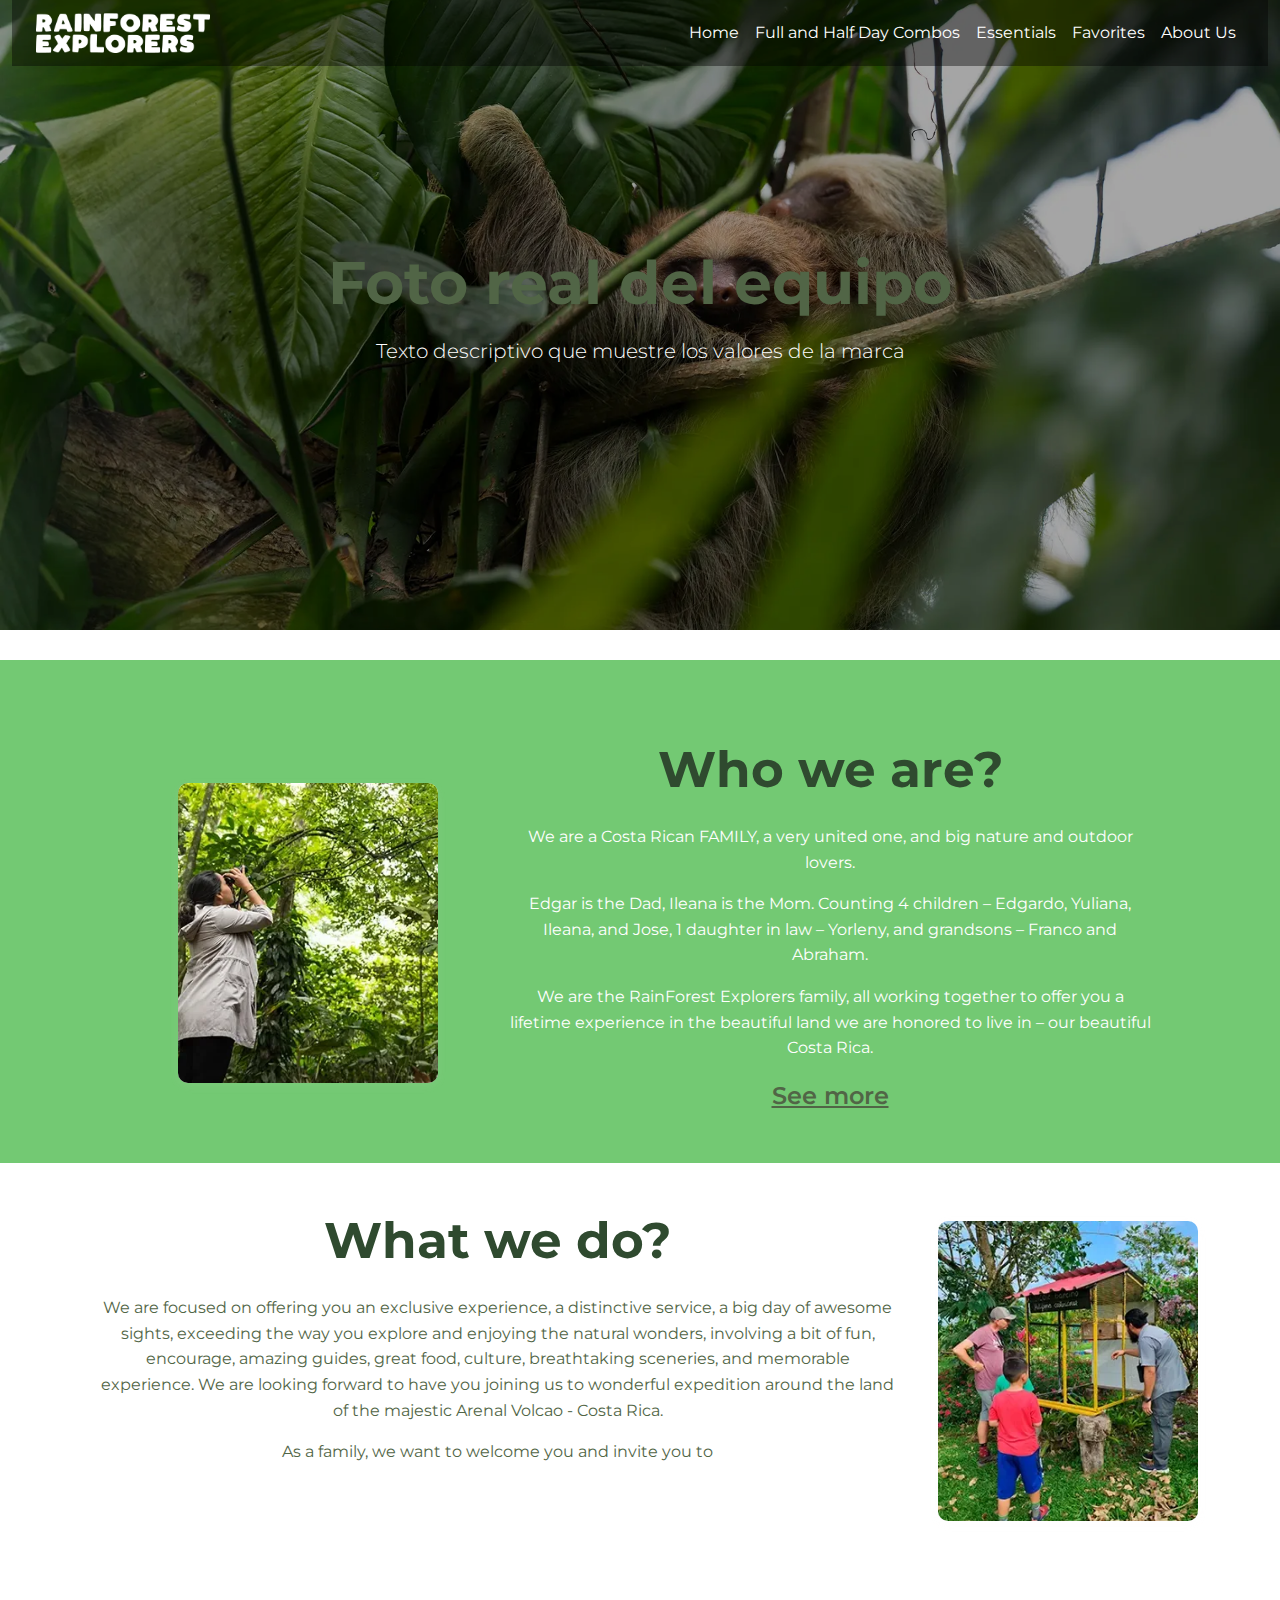
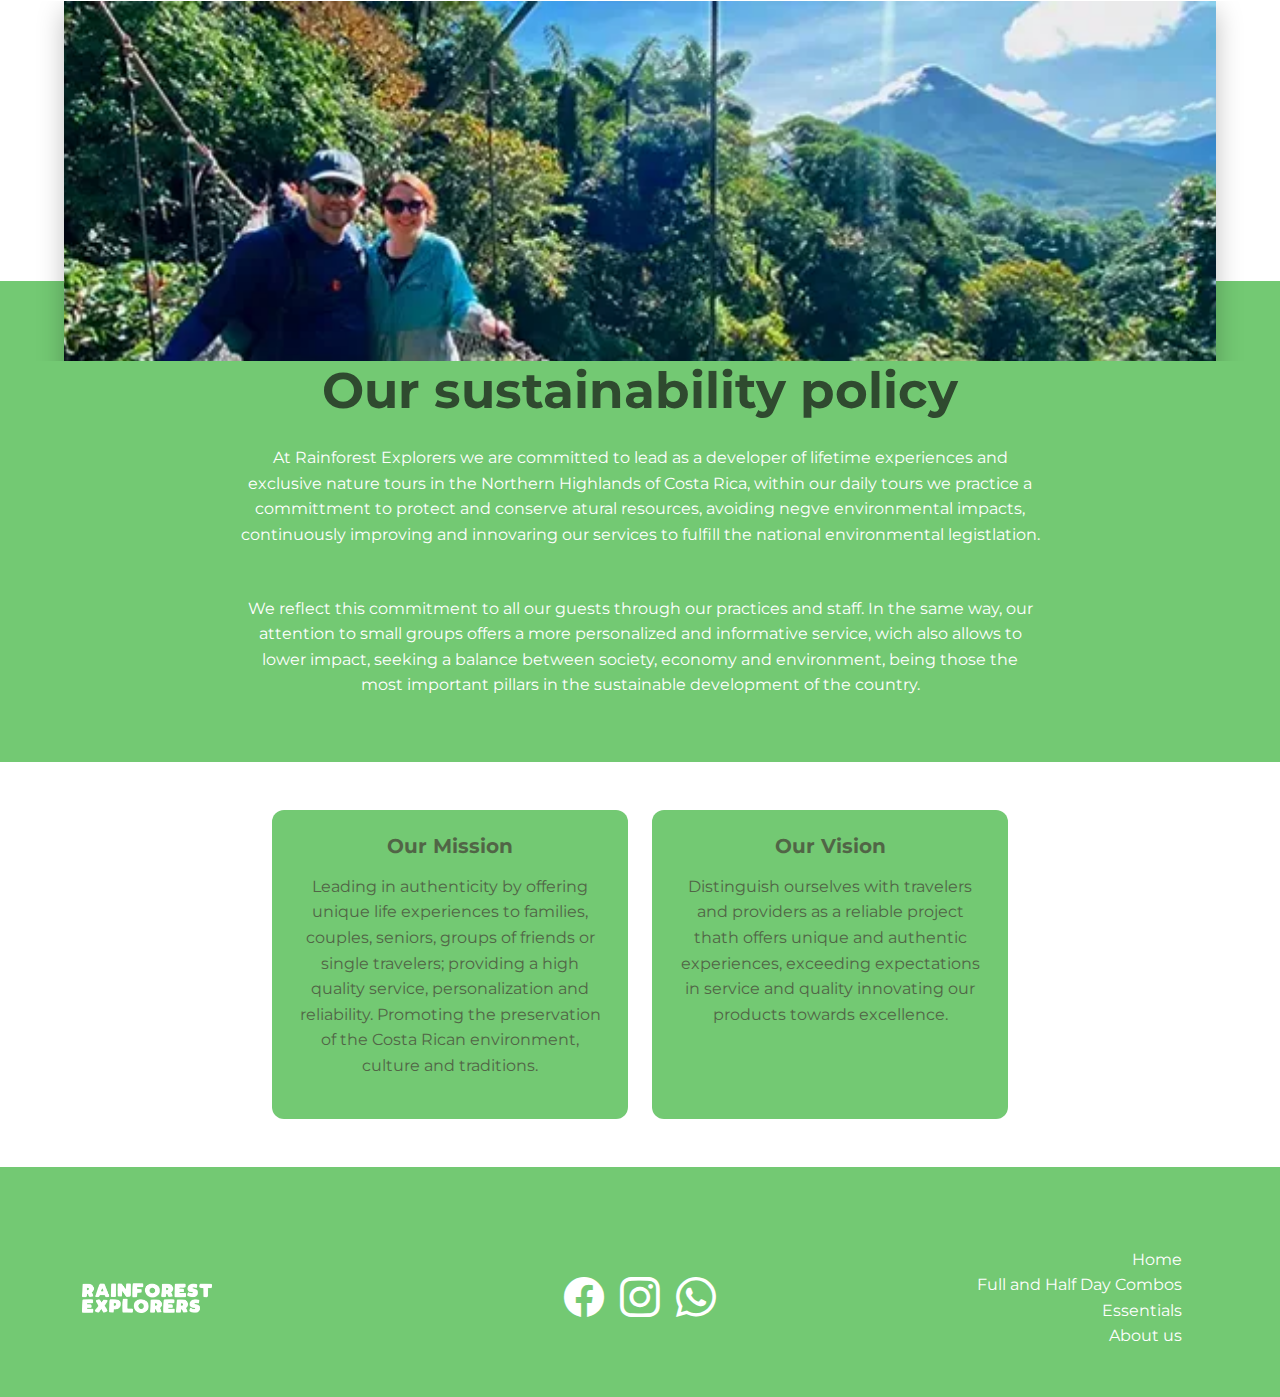
<file: about_us.html>
<!DOCTYPE html>
<html lang="en">
<head>
    <meta charset="UTF-8">
    <title>Rainforest Explorers | Authentic Costa Rican Experiences</title>
    <meta name="description" content="Discover authentic Costa Rican tours and experiences with local guides in La Fortuna and the Arenal Volcano area.">
    <meta name="viewport" content="width=device-width, initial-scale=1.0">

    <link href="https://cdn.jsdelivr.net/npm/bootstrap@5.3.6/dist/css/bootstrap.min.css" rel="stylesheet">
    <link href="https://cdn.jsdelivr.net/npm/bootstrap-icons@1.10.5/font/bootstrap-icons.css" rel="stylesheet">
    <link href="https://fonts.googleapis.com/css2?family=Montserrat:wght@300;400;500;600;700&display=swap" rel="stylesheet">

    <link href="assets/css/about_us.css" rel="stylesheet">
</head>

<body>

<header class="position-absolute top-0 start-0 w-100 z-3">
    <div class="container-fluid">
        <nav class="navbar navbar-expand-md navbar-dark menu-background">
            <div class="container-fluid px-4">

                <a class="navbar-brand" href="#">
                    <img src="assets/img/logo.png" alt="Rainforest Explorers Logo" height="40">
                </a>

                <button class="navbar-toggler" type="button" data-bs-toggle="collapse" data-bs-target="#navbarHero">
                    <span class="navbar-toggler-icon"></span>
                </button>

                <div class="collapse navbar-collapse justify-content-end" id="navbarHero">
                    <ul class="navbar-nav">
                        <li class="nav-item"><a class="nav-link text-white" href="#">Home</a></li>
                        <li class="nav-item"><a class="nav-link text-white" href="#">Full and Half Day Combos</a></li>
                        <li class="nav-item"><a class="nav-link text-white" href="#">Essentials</a></li>
                        <li class="nav-item"><a class="nav-link text-white" href="#">Favorites</a></li>
                        <li class="nav-item"><a class="nav-link text-white" href="#">About Us</a></li>
                    </ul>
                </div>

            </div>
        </nav>
    </div>
</header>



<!-- ============================================== -->

<section class="hero-section d-flex align-items-center justify-content-center text-white">
    <div class="hero-overlay"></div>

    <img src="assets/img/slide.webp" class="hero-bg" alt="Foto equipo">

    <div class="container text-center hero-content">
        <h1 class="fw-bold mb-3">Foto real del equipo</h1>
        <p class="lead">Texto descriptivo que muestre los valores de la marca</p>
    </div>
</section>


<!-- ============================================== -->
<section class="section-green py-5">
    <div class="container">

        <div class="row justify-content-center align-items-center g-4">

            
            <div class="col-md-4 d-flex justify-content-center">
                <div class="vertical-photo">
                    <img src="assets/img/welcome/bird.webp" alt="Foto familia">
                </div>
            </div>

            
            <div class="col-md-7 text-center">

                <h2 class="fw-bold section-title mb-4">Who we are?</h2>

                <p>We are a Costa Rican FAMILY, a very united one, and big nature and outdoor lovers.</p>

                <p>Edgar is the Dad, Ileana is the Mom. Counting 4 children – Edgardo, Yuliana, Ileana, and Jose,
                    1 daughter in law – Yorleny, and grandsons – Franco and Abraham.</p>

                <p>We are the RainForest Explorers family, all working together to offer you a lifetime experience
                    in the beautiful land we are honored to live in – our beautiful Costa Rica.</p>

                <a href="#" class="fw-semibold see-more">See more</a>

            </div>

        </div>

    </div>
</section>




<!-- ============================================== -->

<section id="what-we-do" class="section-what-we-do py-5">
    <div class="container">
        <div class="row align-items-start">
            <div class="col-md-9">
                <h2 class="text-center fw-bold section-title mb-4">What we do?</h2>
                <p class="mb-3">
                    We are focused on offering you an exclusive experience, a distinctive service, a big day of awesome sights, exceeding the way you explore and enjoying the natural wonders, involving a bit of fun, encourage, amazing guides, great food, culture, breathtaking sceneries, and memorable experience. We are looking forward to have you joining us to wonderful expedition around the land of the majestic Arenal Volcao - Costa Rica.
                </p>
                <p class="mb-4">
                    As a family, we want to welcome you and invite you to
                </p>
            </div>

            <div class="col-md-3 d-flex justify-content-center">
                <div class="vertical-photo">
                    <img src="assets/img/welcome/honey.webp" alt="Foto trabajando">
                </div>
            </div>
        </div>
    </div>
</section>

<!-- ============================================== -->

<section>
    <div class="landscape-banner">
        <img src="assets/img/welcome/han.webp" alt="Waterfall">
    </div>
</section>

<!-- ============================================== -->

<section class="section-green py-5">
    <div class="container">

        <h2 class="text-center fw-bold section-title mb-4">Our sustainability policy</h2>

        <p class="text-center mx-auto mb-5 section-text">
           At Rainforest Explorers we are committed to lead as a developer of lifetime experiences and exclusive nature tours in the Northern Highlands of Costa Rica, within our daily tours we practice a committment to protect and conserve atural resources, avoiding negve environmental impacts, continuously improving and innovaring our services to fulfill the national environmental legistlation.
        </p>

        <p class="mx-auto section-text">
            We reflect this commitment to all our guests through our practices and staff. In the same way, our attention to small groups offers a more personalized and informative service, wich also allows to lower impact, seeking a balance between society, economy and environment, being those the most important pillars in the sustainable development of the country.
        </p>

    </div>
</section>

<!-- ============================================== -->

<section class="py-5 bg-white">
    <div class="container">

        <div class="row g-4 justify-content-center">

            <div class="col-md-4">
                <div class="info-box h-100 text-center p-4">
                    <h5 class="fw-bold mb-3">Our Mission</h5>
                    <p> Leading in authenticity by offering unique life experiences to families, couples, seniors, groups of friends or single travelers; providing a high quality service, personalization and reliability. Promoting the preservation of the Costa Rican environment, culture and traditions. </p>
                </div>
            </div>

            <div class="col-md-4">
                <div class="info-box h-100 text-center p-4">
                    <h5 class="fw-bold mb-3">Our Vision</h5>
                    <p>Distinguish ourselves with travelers and providers as a reliable project thath offers unique and authentic experiences, exceeding expectations in service and quality innovating our products towards excellence.</p>
                </div>
            </div>

        </div>

    </div>
</section>

<!---->

<footer class="section-green py-5">
    <div class="container">
        <div class="row align-items-center text-center text-md-start">

            <div class="col-12 col-md-4 mb-4 mb-md-0 d-flex justify-content-center justify-content-md-start">
                <img src="assets/img/logo.png" alt="Rainforest Explorers Logo" height="30">
            </div>

            <div class="col-12 col-md-4 mb-4 mb-md-0 d-flex justify-content-center">
                <a href="#" class="text-white fs-1 mx-2"><i class="bi bi-facebook"></i></a>
                <a href="#" class="text-white fs-1 mx-2"><i class="bi bi-instagram"></i></a>
                <a href="#" class="text-white fs-1 mx-2"><i class="bi bi-whatsapp"></i></a>
            </div>

            <div class="col-12 col-md-4 d-flex justify-content-center justify-content-md-end">
                <ul class="nav flex-column text-end">
                    <li><a class="nav-link text-white py-0" href="#">Home</a></li>
                    <li><a class="nav-link text-white py-0" href="#">Full and Half Day Combos</a></li>
                    <li><a class="nav-link text-white py-0" href="#">Essentials</a></li>
                    <li><a class="nav-link text-white py-0" href="#">About us</a></li>
                </ul>
            </div>

        </div>
    </div>
</footer>

<script src="https://cdn.jsdelivr.net/npm/bootstrap@5.3.2/dist/js/bootstrap.bundle.min.js"></script>

</body>
</html>
</file>
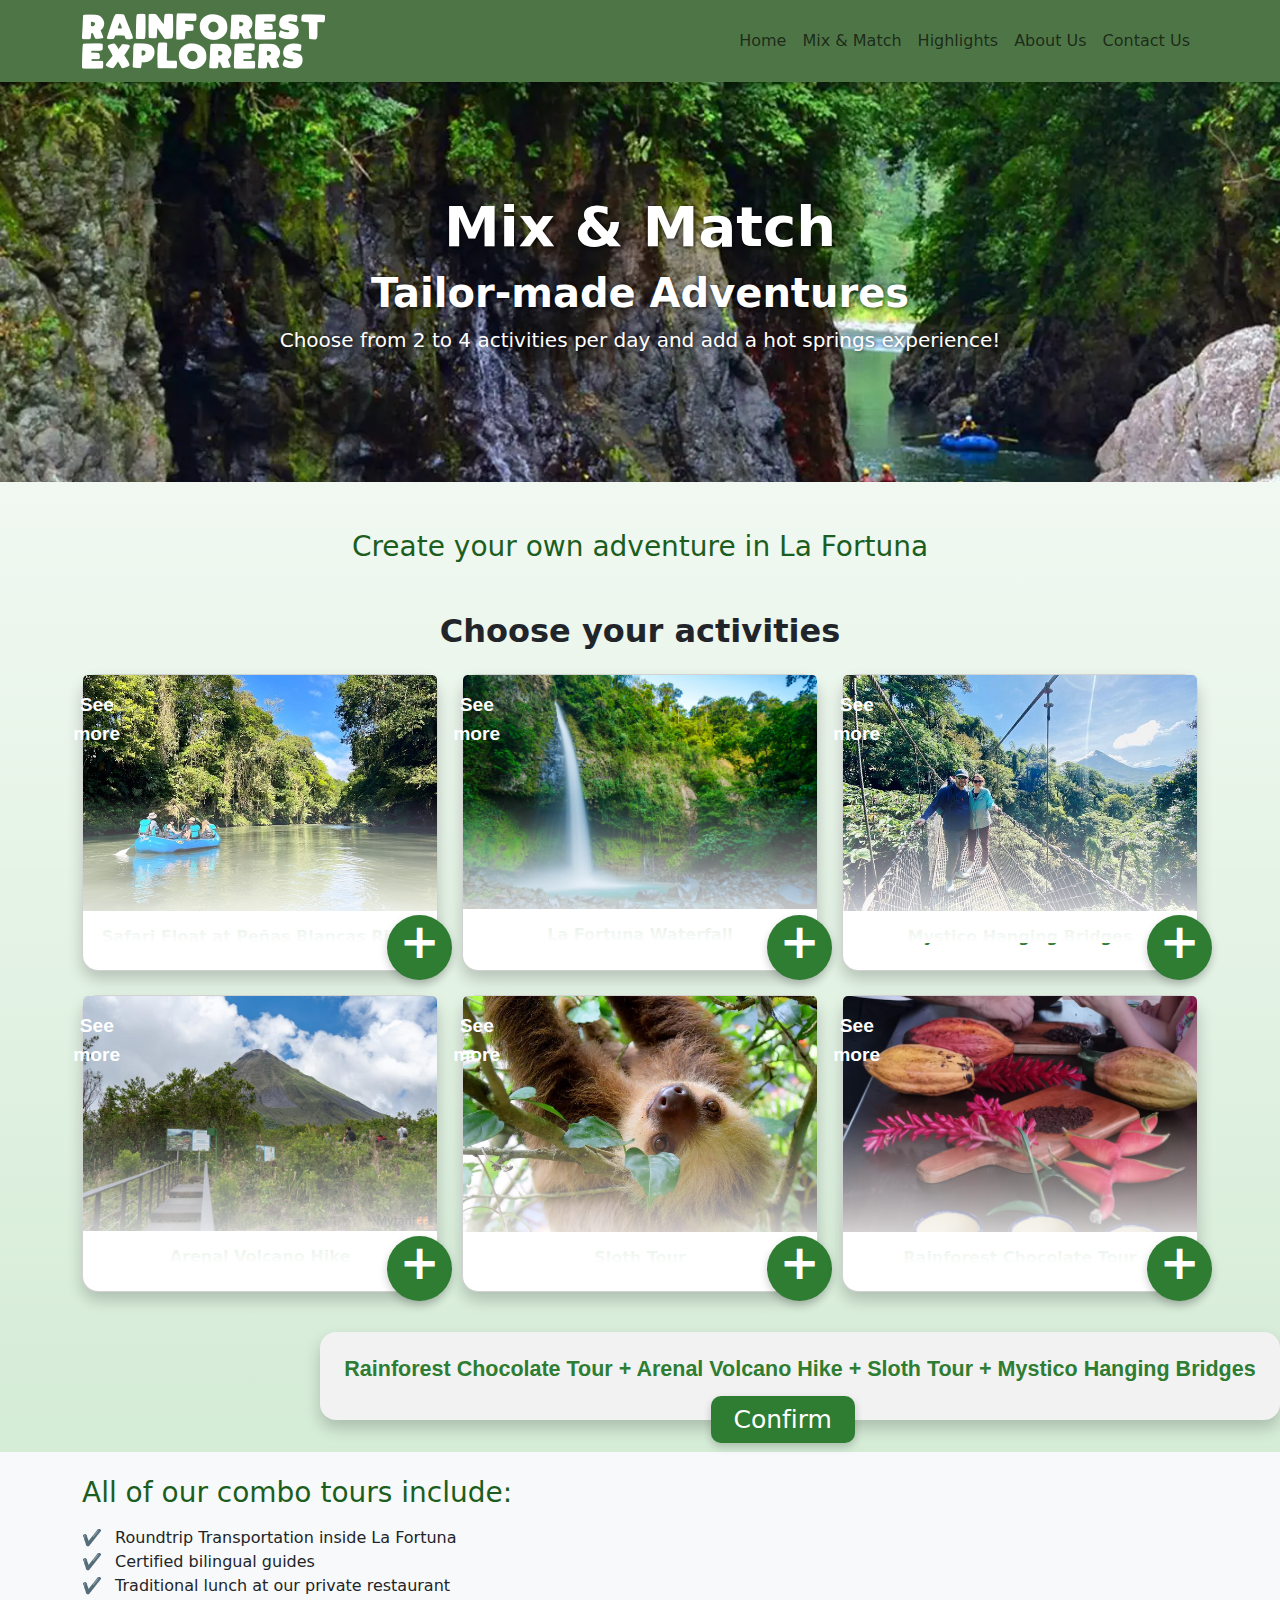
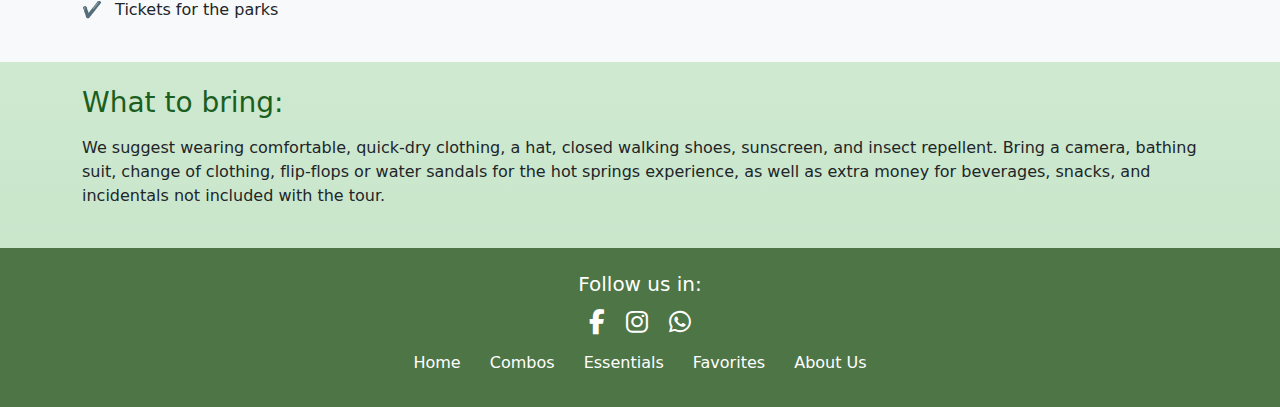
<file: mix&match.html>
<!DOCTYPE html>
<html lang="es">
<head>
  <meta charset="UTF-8">
  <meta name="viewport" content="width=device-width, initial-scale=1">
  <title>Mix & Match</title>
  <link href="https://cdn.jsdelivr.net/npm/bootstrap@5.3.2/dist/css/bootstrap.min.css" rel="stylesheet">
  <link rel="stylesheet" href="https://cdnjs.cloudflare.com/ajax/libs/font-awesome/6.4.0/css/all.min.css">
  <link rel="stylesheet" href="styles.css">
</head>
<body>

  <!-- Navbar -->
  <nav class="navbar navbar-expand-lg">
    <div class="container">
      <a class="navbar-brand" href="#"><img src="assets/img/logo.png" class="card-img-top" alt="Safari Float"></a>
      <button class="navbar-toggler" data-bs-toggle="collapse" data-bs-target="#navMenu">
        <span class="navbar-toggler-icon"></span>
      </button>
      <div class="collapse navbar-collapse" id="navMenu">
        <ul class="navbar-nav ms-auto">
          <li class="nav-item"><a class="nav-link" href="#">Home</a></li>
          <li class="nav-item"><a class="nav-link" href="#">Mix & Match</a></li>
          <li class="nav-item"><a class="nav-link" href="#">Highlights</a></li>
          <li class="nav-item"><a class="nav-link" href="#">About Us</a></li>
          <li class="nav-item"><a class="nav-link" href="#">Contact Us</a></li>
        </ul>
      </div>
    </div>
  </nav>

  <!-- Hero Section -->
  <header class="hero-section text-white text-center py-5">
    <div class="container">
      <h1 class="display-4 fw-bold">Mix & Match</h1>
      <h1 class="display-6 fw-bold">Tailor-made Adventures</h1>
      <p class="lead">Choose from 2 to 4 activities per day and add a hot springs experience!</p>
      </div>
    </div>
  </header>

  <!-- Activities -->
  <section class="container py-5">
    <div class="row text-center">
      <h3 class="mb-5">Create your own adventure in La Fortuna</h3>
      <h2 class="mb-4"><strong>Choose your activities</strong></h2>

      <div class="col-md-4 mb-4">
        <div class="card h-100">
          <img src="assets/img/Safarifloat.jpg" class="card-img-top" alt="Safari Float">
          <div class="card-overlay"></div>
          <div class="card-body"><h5 class="card-title">Safari Float at Peñas Blancas River</h5></div>
           <p class="seeMore"><strong>See more</strong></p>
           <button class="add-btn"><strong>+</strong></button>
        </div>
      </div>

            <div class="col-md-4 mb-4">
        <div class="card h-100">
          <img src="assets/img/LaFortunaWaterfall.jpg" class="card-img-top" alt="Safari Float">
          <div class="card-overlay"></div>
          <div class="card-body"><h5 class="card-title">La Fortuna Waterfall</h5></div>
          <p class="seeMore"><strong>See more</strong></p>
          <button class="add-btn"><strong>+</strong></button>
        </div>
      </div>

            <div class="col-md-4 mb-4">
        <div class="card h-100">
          <img src="assets/img/MysticoHangingBridges.jpg" class="card-img-top" alt="Safari Float">
          <div class="card-overlay"></div>
          <div class="card-body"><h5 class="card-title">Mystico Hanging Bridges</h5></div>
          <p class="seeMore"><strong>See more</strong></p>
          <button class="add-btn"><strong>+</strong></button>
        </div>
      </div>

            <div class="col-md-4 mb-4">
        <div class="card h-100">
          <img src="assets/img/ArenalVolcanoHike.jpg" class="card-img-top" alt="Safari Float">
          <div class="card-overlay"></div>
          <div class="card-body"><h5 class="card-title">Arenal Volcano Hike</h5></div>
          <p class="seeMore"><strong>See more</strong></p>
          <button class="add-btn"><strong>+</strong></button>
        </div>
      </div>

            <div class="col-md-4 mb-4">
        <div class="card h-100">
          <img src="assets/img/SlothTour.webp" class="card-img-top" alt="Safari Float">
          <div class="card-overlay"></div>
          <div class="card-body"><h5 class="card-title">Sloth Tour</h5></div>
          <p class="seeMore"><strong>See more</strong></p>
          <button class="add-btn"><strong>+</strong></button>
        </div>
      </div>

            <div class="col-md-4 mb-4">
        <div class="card h-100">
          <img src="assets/img/Cacao.jpg" class="card-img-top" alt="Safari Float">
          <div class="card-overlay"></div>
          <div class="card-body"><h5 class="card-title">Rainforest Chocolate Tour</h5></div>
          <p class="seeMore"><strong>See more</strong></p>
          <button class="add-btn"><strong>+</strong></button>
        </div>
      </div>

    </div>
  </section>

    <section class="packbar">
    <h5 class="selected-activitie"> <strong>Rainforest Chocolate Tour + Arenal Volcano Hike + Sloth Tour + Mystico Hanging Bridges</strong></h5> <!-- Actividades selccionadas (Definidas por defecto) -->
    <button class="confirm-btn">Confirm</button>
    </section>

  <!-- Combo Tour Includes -->
  <section class="bg-light py-4">
    <div class="container">
      <h3>All of our combo tours include:</h3>
      <ul>
        <li>Roundtrip Transportation inside La Fortuna</li>
        <li>Certified bilingual guides</li>
        <li>Traditional lunch at our private restaurant</li>
        <li>Tickets for the parks</li>
      </ul>
    </div>
  </section>

  <!-- What to Bring -->
  <section class="container py-4">
    <h3>What to bring:</h3>
    <p>We suggest wearing comfortable, quick-dry clothing, a hat, closed walking shoes, sunscreen, and insect repellent. Bring a camera, bathing suit, change of clothing, flip-flops or water sandals for the hot springs experience, as well as extra money for beverages, snacks, and incidentals not included with the tour.</p>
  </section>

  <!-- Footer -->
  <footer class="bg-green text-white py-4">
    <div class="container text-center">
      <div class="mb-2">
      <h5>Follow us in:</h5>
      <a style="font-size: 25px;" href="https://facebook.com" target="_blank"><i class="fab fa-facebook-f"></i></a>
      <a style="font-size: 25px;" href="https://instagram.com" target="_blank"><i class="fab fa-instagram"></i></a>
      <a style="font-size: 25px;" href="https://whatsapp.com" target="_blank"><i class="fab fa-whatsapp"></i></a>
      <div style="padding-top: 10px;">
        <a href="#" class="text-white me-3">Home</a>
        <a href="#" class="text-white me-3">Combos</a>
        <a href="#" class="text-white me-3">Essentials</a>
        <a href="#" class="text-white me-3">Favorites</a>
        <a href="#" class="text-white">About Us</a>
      </div>
    </div>
  </div>
  </footer>

  <script src="https://cdn.jsdelivr.net/npm/bootstrap@5.3.2/dist/js/bootstrap.bundle.min.js"></script>
</body>
</html>
</file>
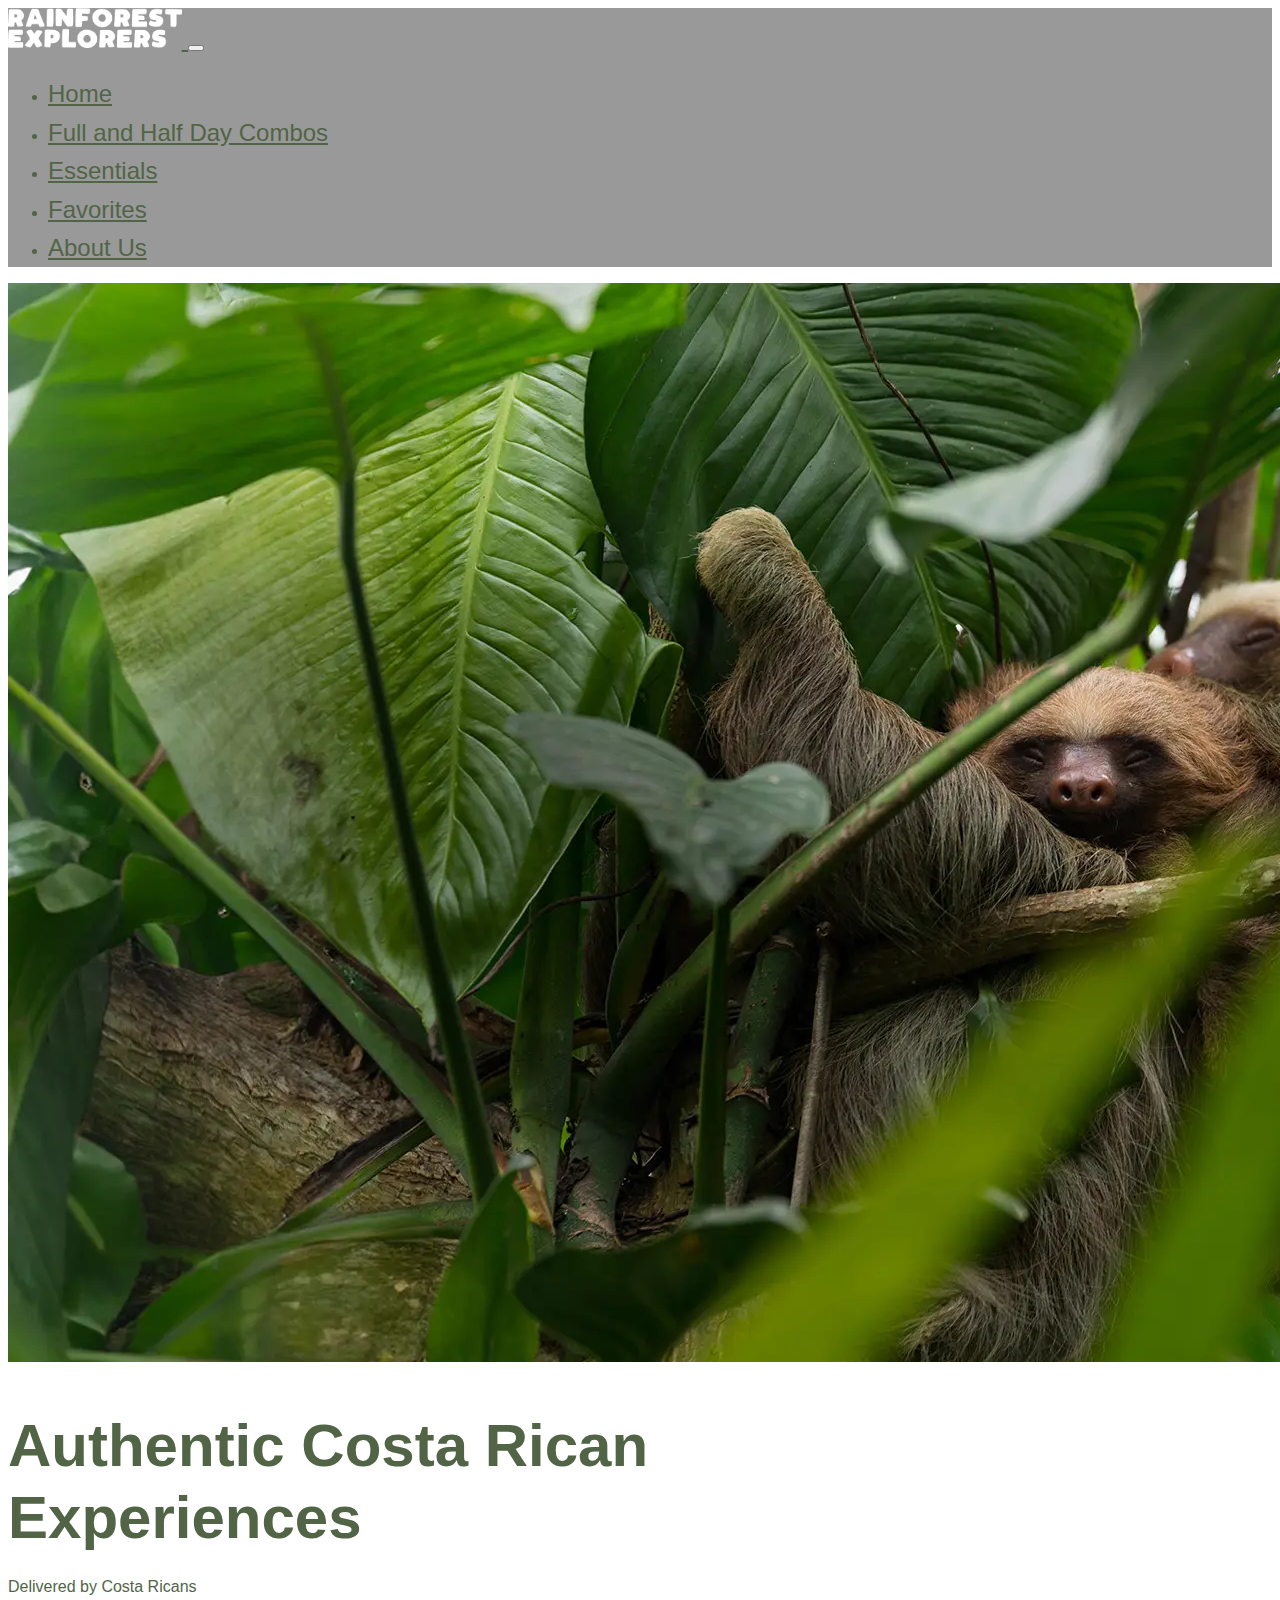
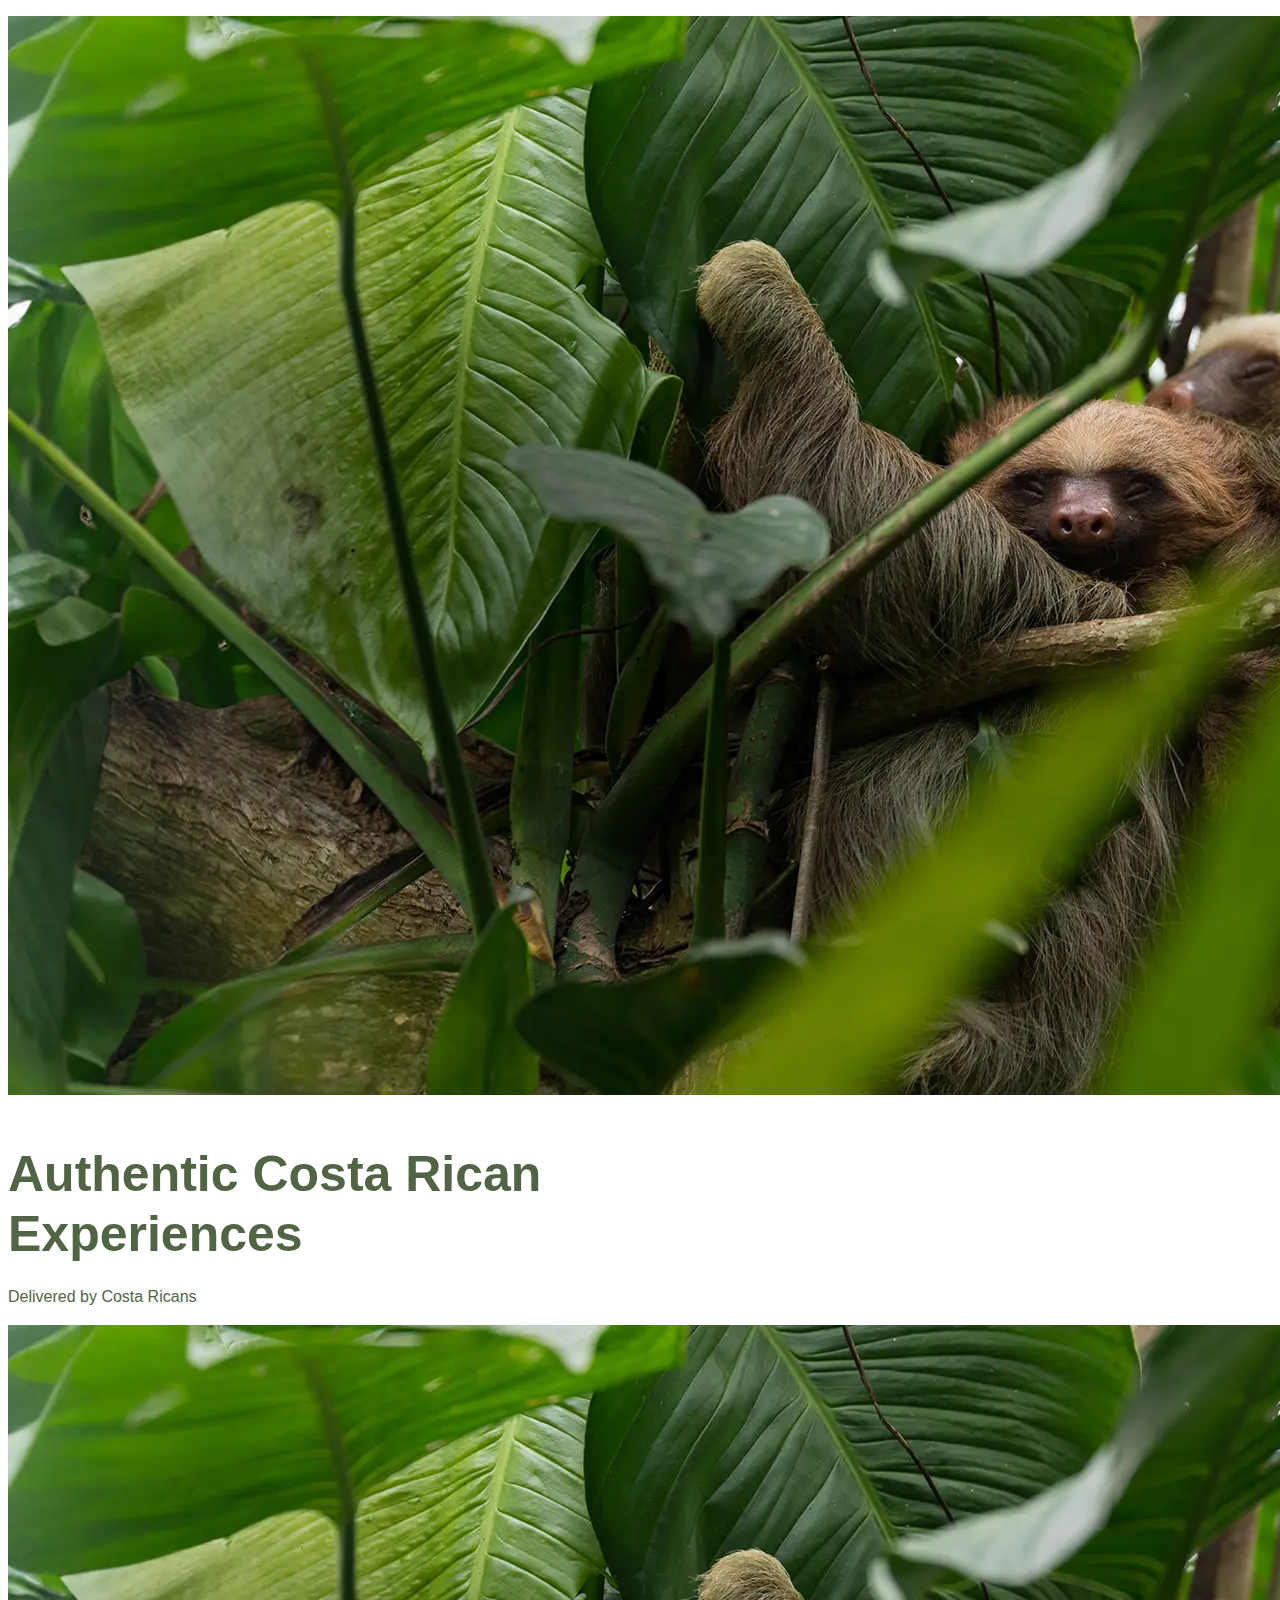
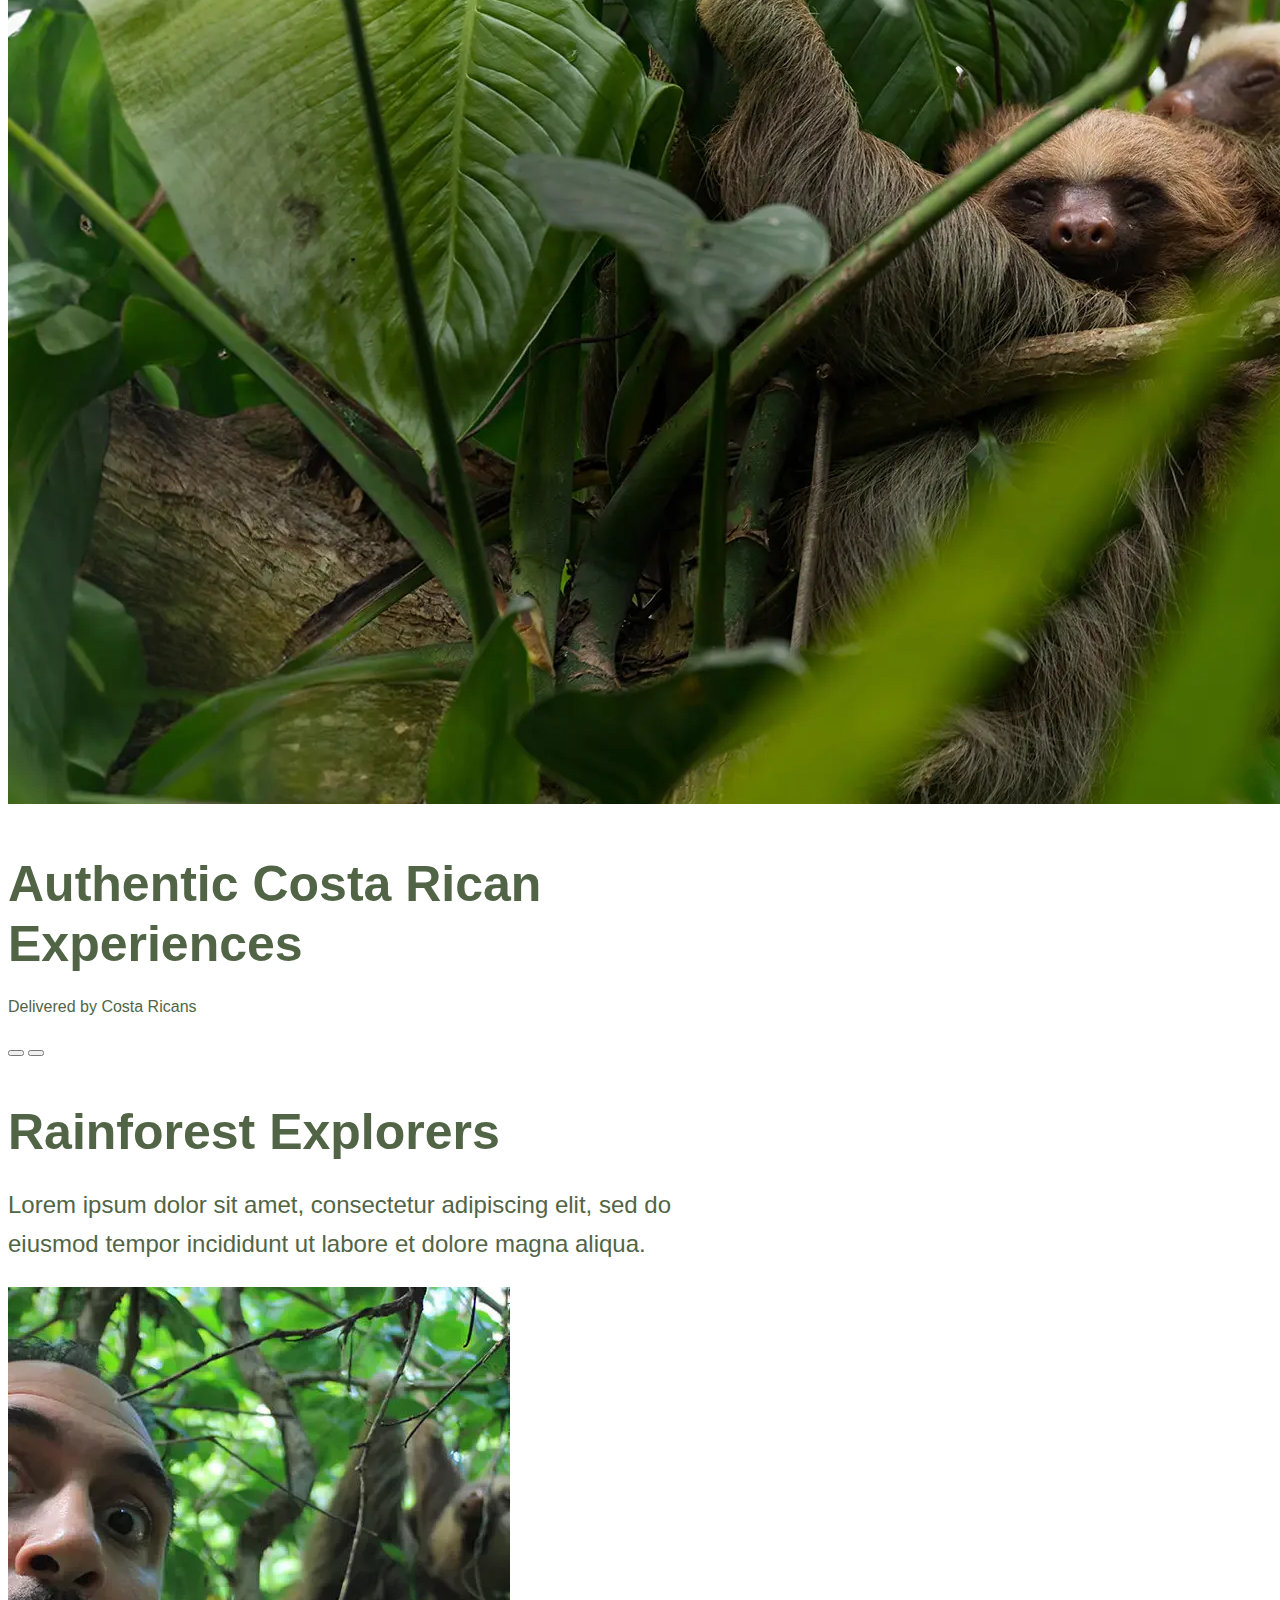
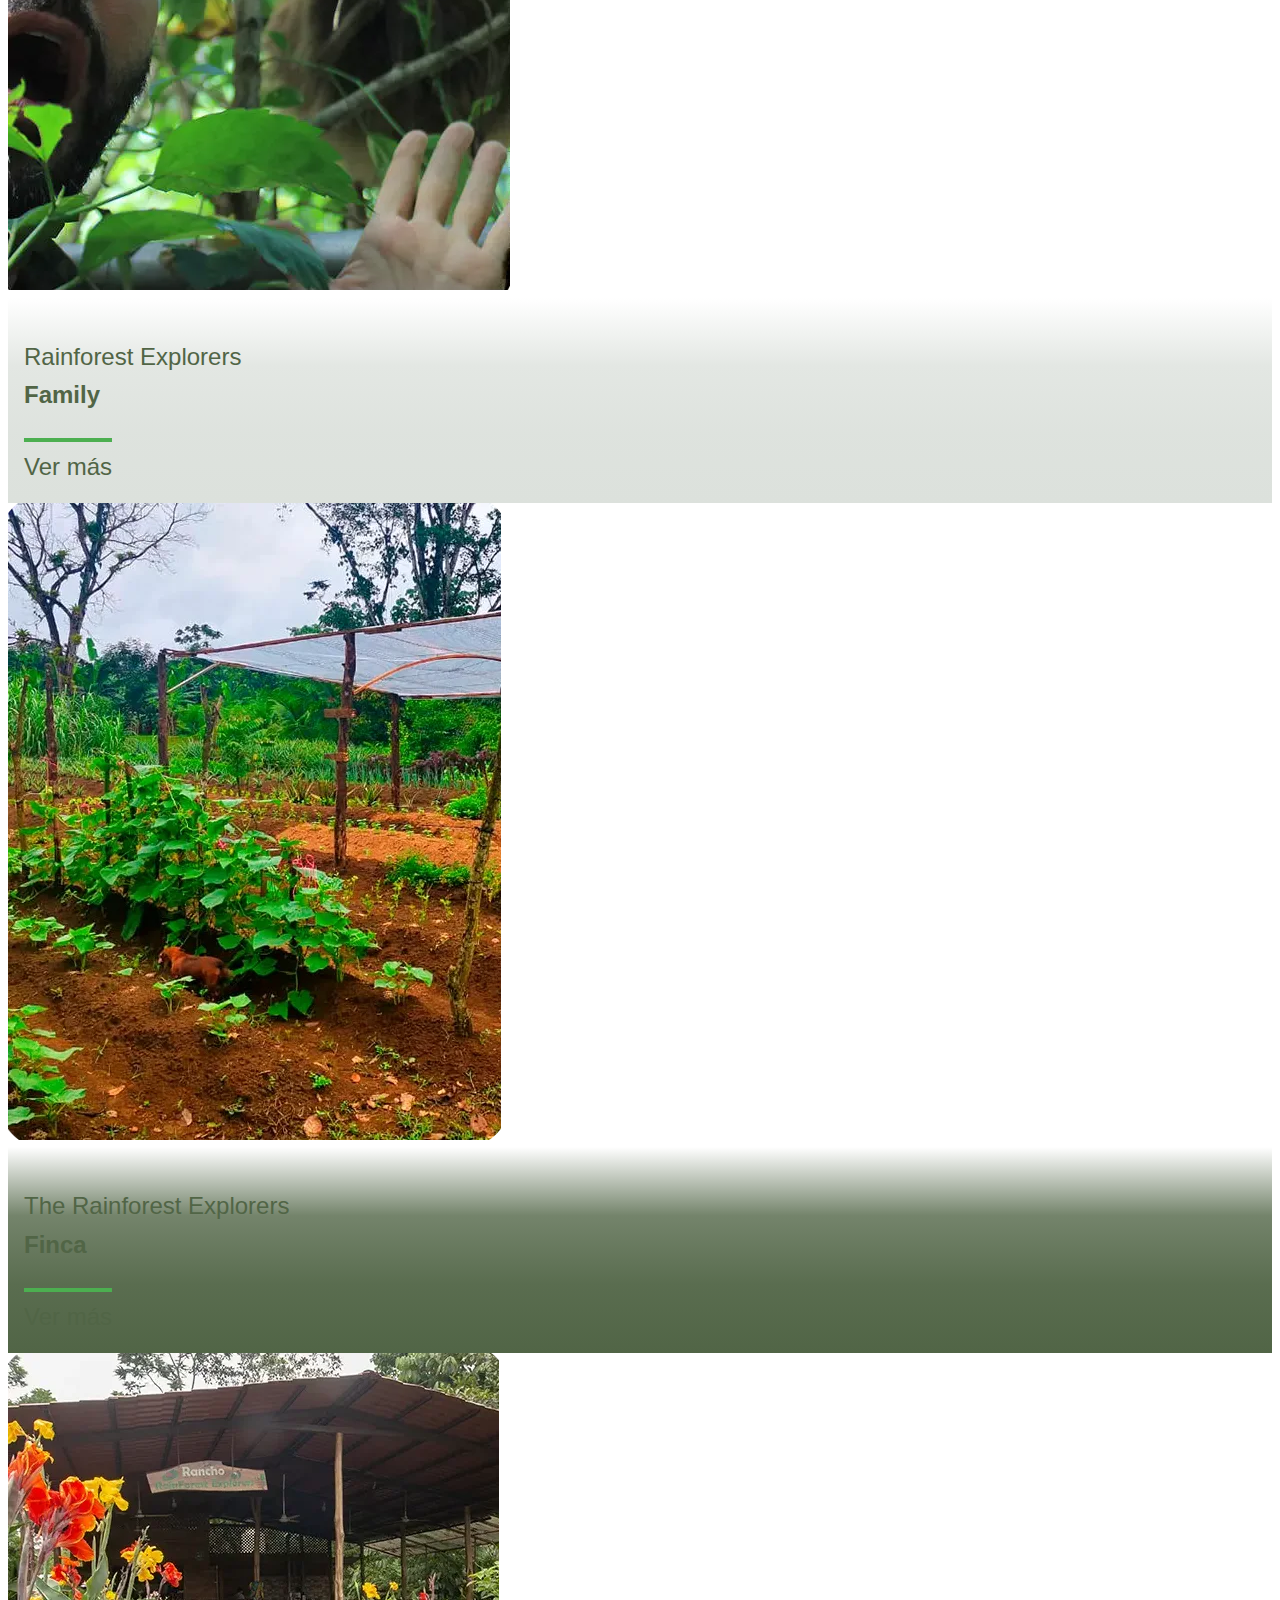
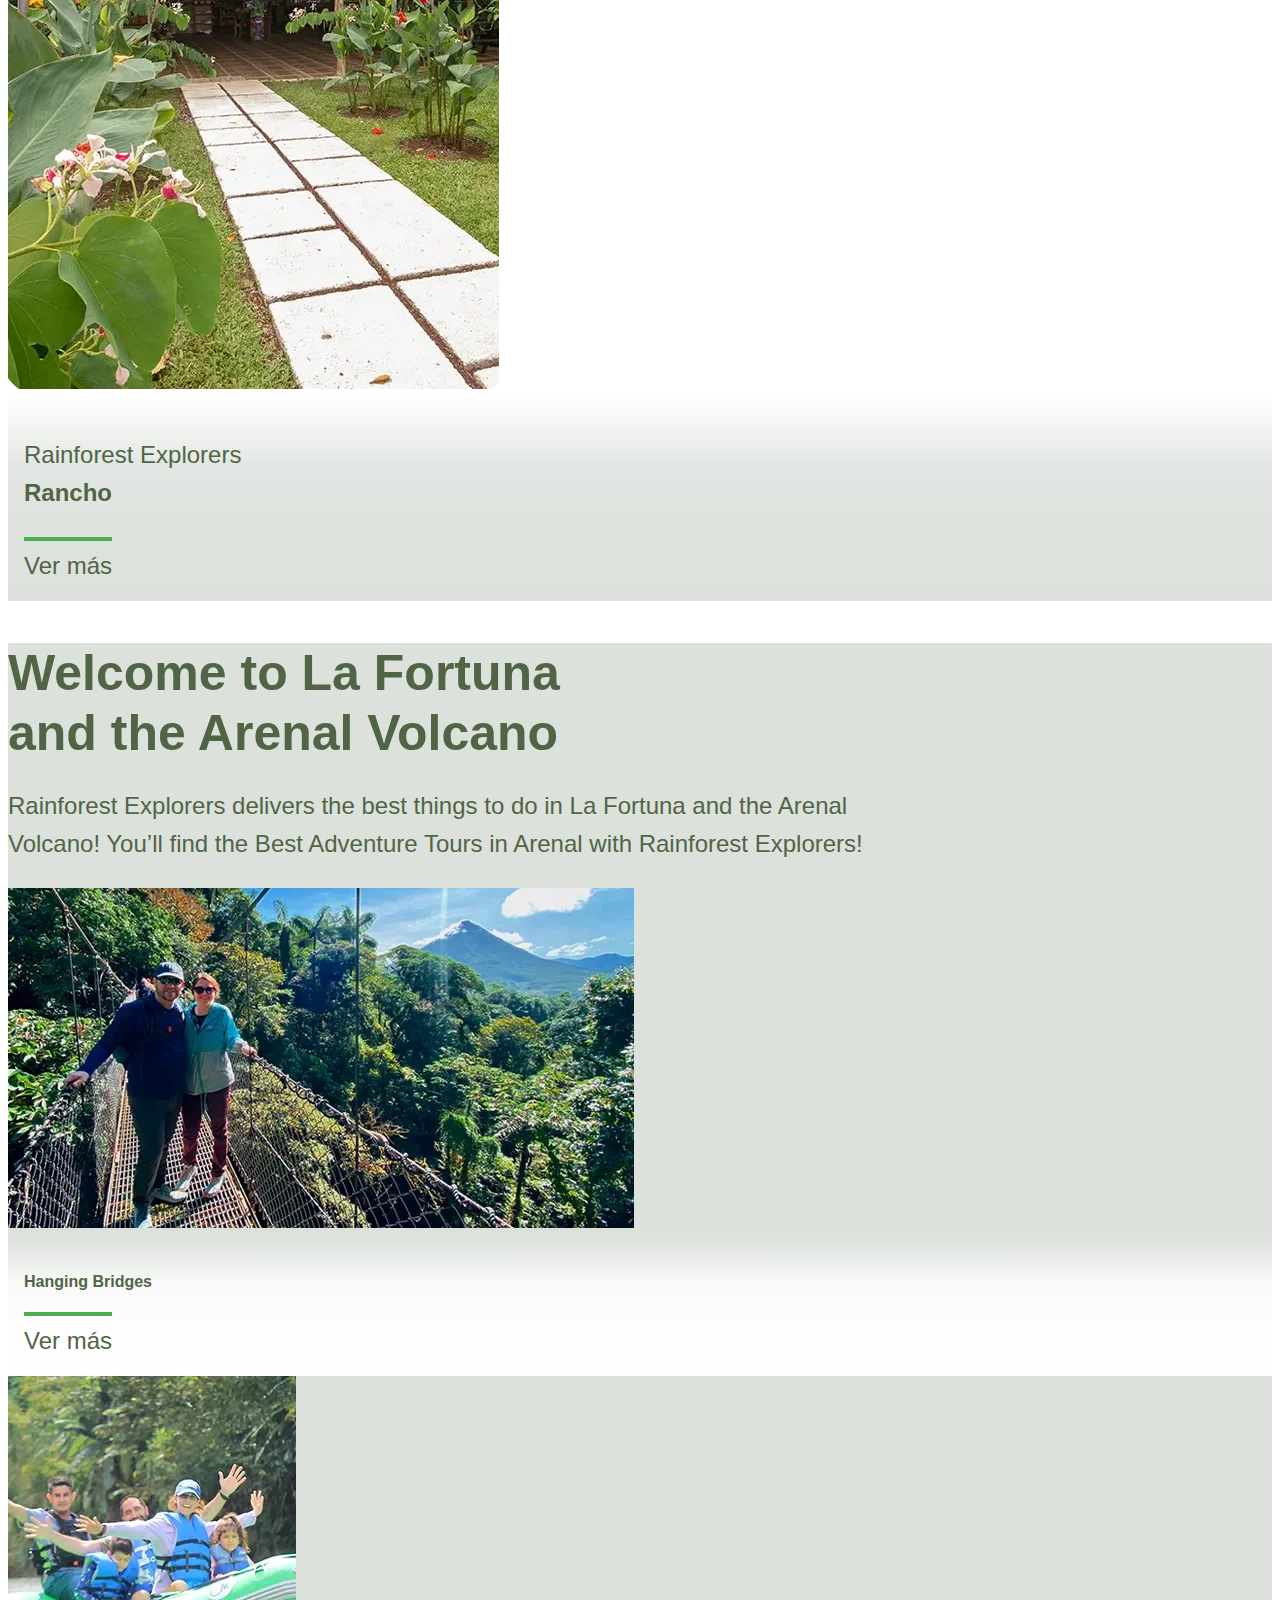
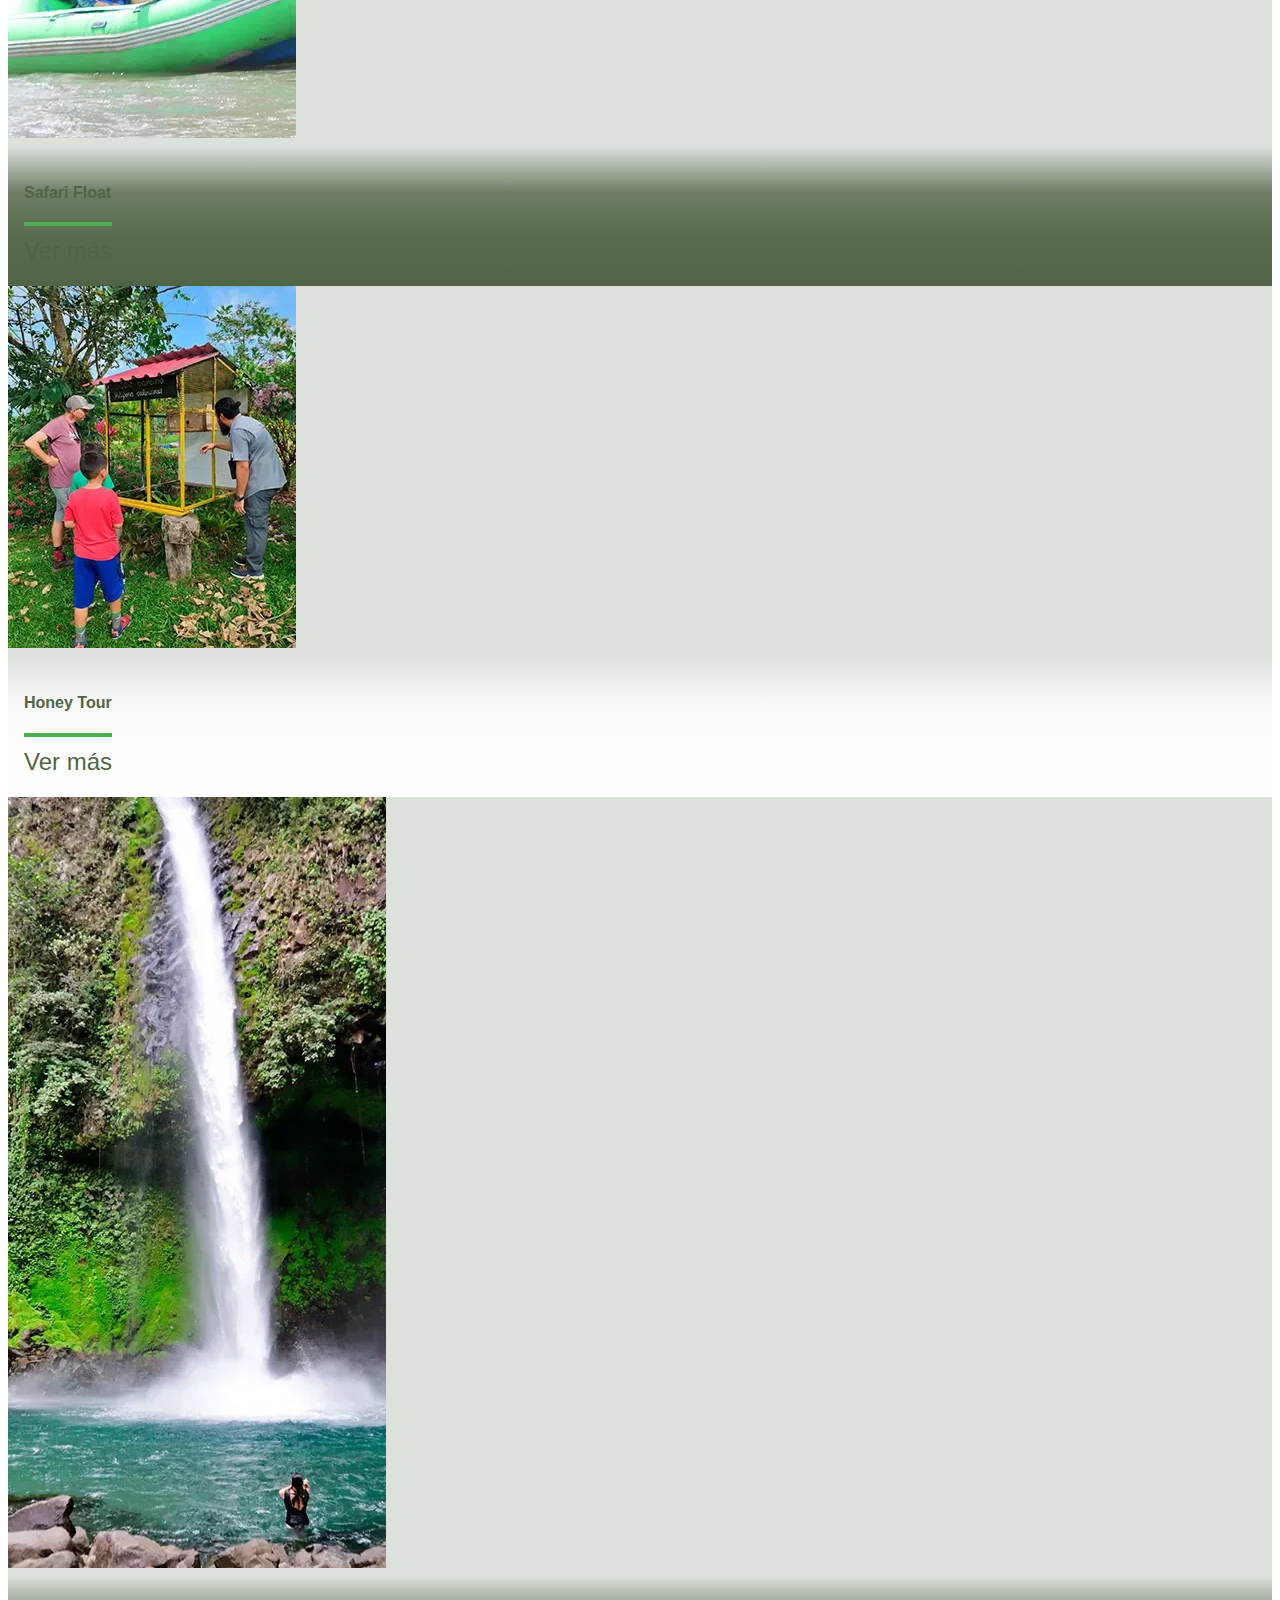
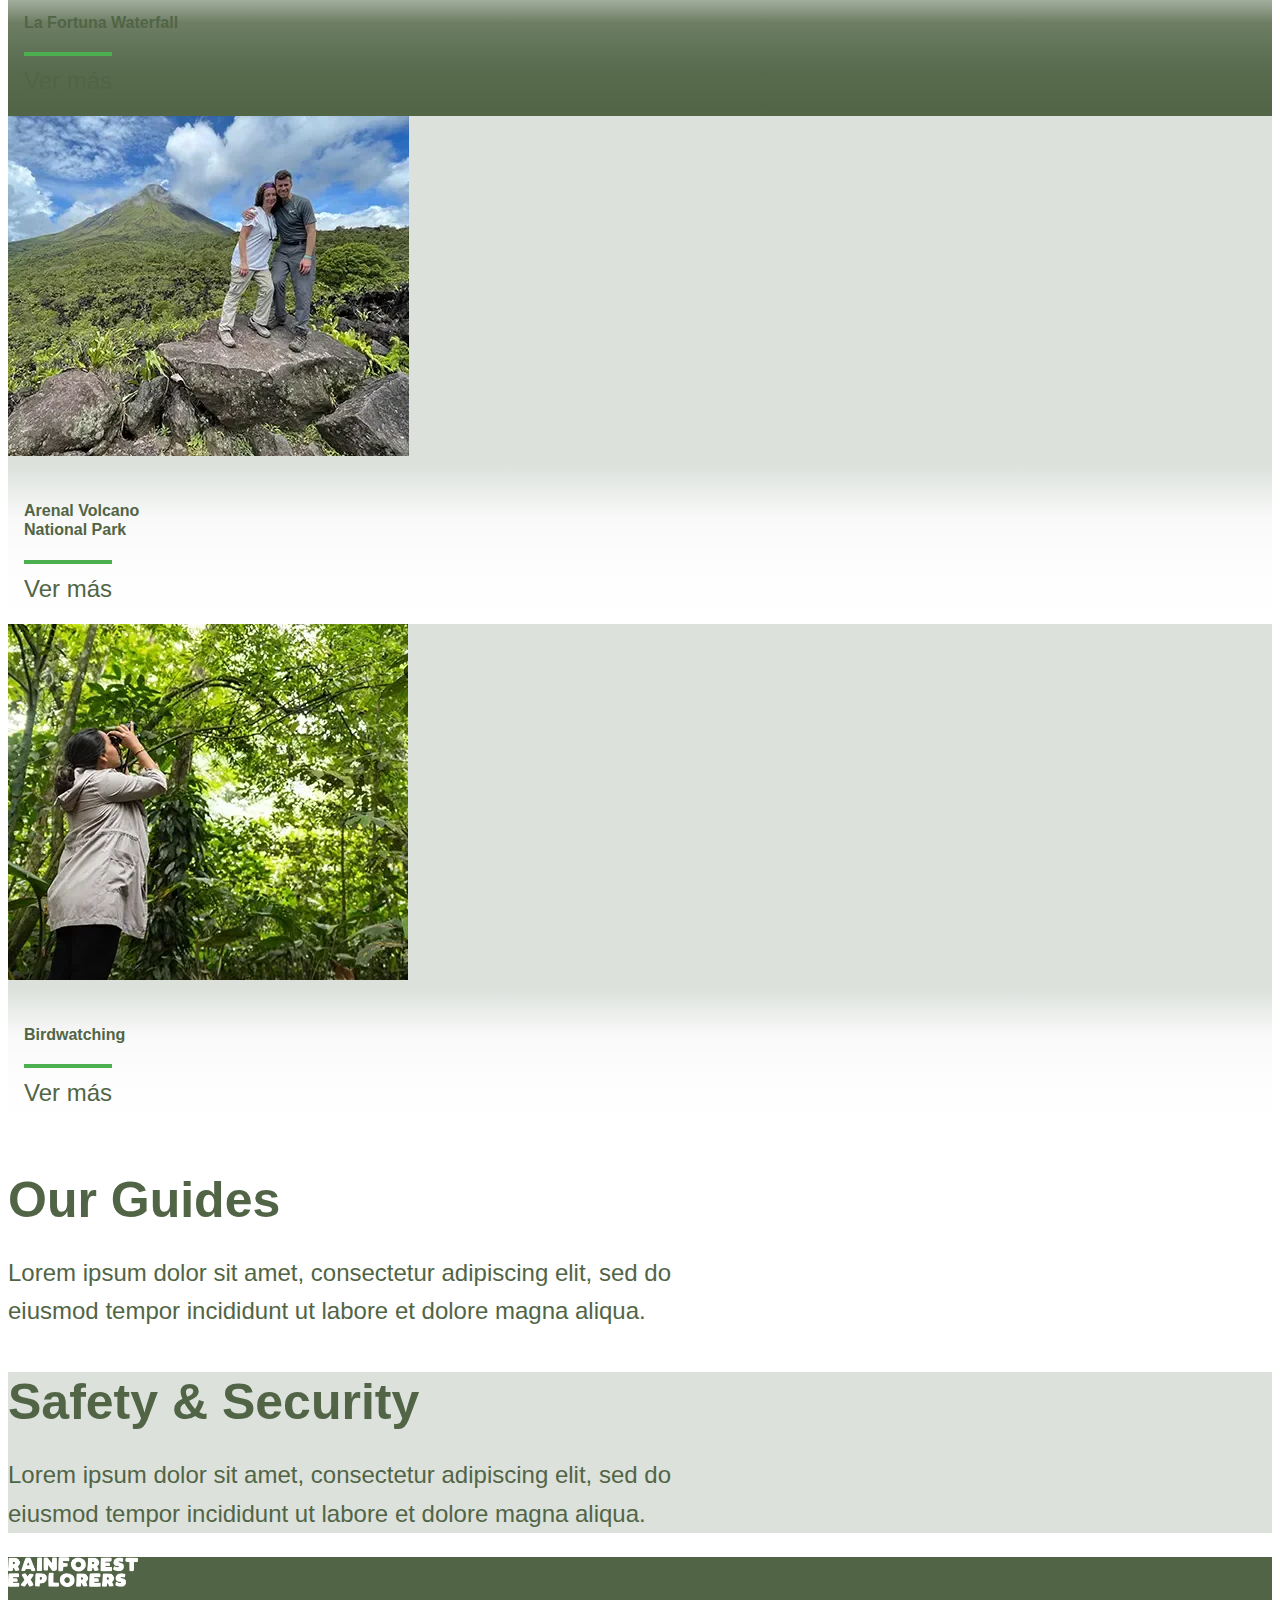
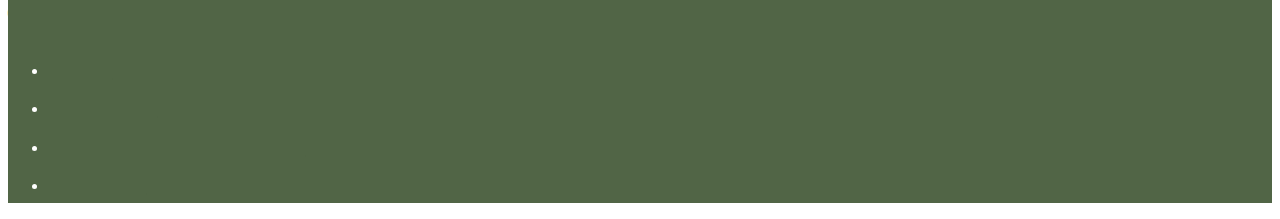
<file: test.html>
<!DOCTYPE html>
<html lang="en">
<head>
    <meta charset="UTF-8">
    <title>Rainforest Explorers | Authentic Costa Rican Experiences</title>
    <meta name="description" content="Discover authentic Costa Rican tours and experiences with local guides in La Fortuna and the Arenal Volcano area.">
    <meta name="viewport" content="width=device-width, initial-scale=1.0">

    <link href="https://cdn.jsdelivr.net/npm/bootstrap@5.3.6/dist/css/bootstrap.min.css" rel="stylesheet" integrity="sha384-4Q6Gf2aSP4eDXB8Miphtr37CMZZQ5oXLH2yaXMJ2w8e2ZtHTl7GptT4jmndRuHDT" crossorigin="anonymous">
    <link href="https://cdn.jsdelivr.net/npm/bootstrap-icons@1.10.5/font/bootstrap-icons.css" rel="stylesheet">
    <link href="assets/css/main.css" rel="stylesheet">

</head>
<body>

    <header class="position-absolute top-0 start-0 w-100 z-3">
        <div class="container-fluid">
            <nav class="navbar navbar-expand-md navbar-dark menu-background">
                <div class="container-fluid px-4">

                    <!-- Logo -->
                    <a class="navbar-brand" href="#">
                        <img src="assets/img/logo.png" alt="Rainforest Explorers Logo" height="40">
                    </a>

                    <!-- Botón hamburguesa -->
                    <button class="navbar-toggler" type="button" data-bs-toggle="collapse" data-bs-target="#navbarHero"
                    aria-controls="navbarHero" aria-expanded="false" aria-label="Toggle navigation">
                    <span class="navbar-toggler-icon"></span>
                    </button>

                    <!-- Enlaces del menú -->
                    <div class="collapse navbar-collapse justify-content-end" id="navbarHero">
                        <ul class="navbar-nav">
                            <li class="nav-item"><a class="nav-link text-white" href="#">Home</a></li>
                            <li class="nav-item"><a class="nav-link text-white" href="#">Full and Half Day Combos</a></li>
                            <li class="nav-item"><a class="nav-link text-white" href="#">Essentials</a></li>
                            <li class="nav-item"><a class="nav-link text-white" href="#">Favorites</a></li>
                            <li class="nav-item"><a class="nav-link text-white" href="#">About Us</a></li>
                        </ul>
                    </div>

                </div>
            </nav>
        </div>
    </header>

    <!-- Carousel -->
    <div id="carouselHero" class="carousel slide" data-bs-ride="carousel">
        <div class="carousel-inner">
            <!-- Slide 1 -->
            <div class="carousel-item active">
                <img src="assets/img/slide.webp" class="d-block w-100" alt="Sloth on a tree" loading="lazy">
                <div class="carousel-caption text-start mb-5 d-none d-md-block" >
                    <h1 class="text-white fw-bold display-5">Authentic Costa Rican <br> Experiences</h1>
                    <p class="lead">Delivered by Costa Ricans</p>
                </div>
            </div>

            <!-- Slide 2 -->
            <div class="carousel-item">
                <img src="assets/img/slide.webp" class="d-block w-100" alt="Sloth on a tree" loading="lazy">
                <div class="carousel-caption text-start mb-5 d-none d-md-block">
                    <h2 class="text-white fw-bold display-5">Authentic Costa Rican <br> Experiences</h2>
                    <p class="lead">Delivered by Costa Ricans</p>
                </div>
            </div>

            <!-- Slide 3 -->
            <div class="carousel-item">
                <img src="assets/img/slide.webp" class="d-block w-100" alt="Sloth on a tree" loading="lazy">
                <div class="carousel-caption text-start mb-5 d-none d-md-block">
                    <h2 class="text-white fw-bold display-5">Authentic Costa Rican <br> Experiences</h2>
                    <p class="lead">Delivered by Costa Ricans</p>
                </div>
            </div>
        </div>

        <!-- Controles -->
        <button class="carousel-control-prev" type="button" data-bs-target="#carouselHero" data-bs-slide="prev">
            <span class="carousel-control-prev-icon" aria-hidden="true"></span>
        </button>
        <button class="carousel-control-next" type="button" data-bs-target="#carouselHero" data-bs-slide="next">
            <span class="carousel-control-next-icon" aria-hidden="true"></span>
        </button>
    </div>

    <main>
        <!-- Rainforest Explorers -->
        <section class="text-center text-section py-5">
            <div class="container">
                <h2 class="fw-bold mb-3">Rainforest Explorers</h2>
                <p class="mb-5">Lorem ipsum dolor sit amet, consectetur adipiscing elit, sed do <br> eiusmod tempor incididunt ut labore et dolore magna aliqua.</p>

                <div class="row g-4 justify-content-center">
                    <!-- Tarjeta 1 -->
                    <div class="col-12 col-md-6 col-lg-4">
                        <article class="card border-0 shadow-sm overflow-hidden h-100 position-relative rounded-4">
                            <img src="assets/img/rainforest/s1.webp" class="img-fluid w-100 h-100 object-fit-cover" alt="Rainforest Explorers Family" title="Rainforest Explorers Family" loading="lazy">
                            
                            <div class="position-absolute bottom-0 w-100 text-dark p-3 shadow-overlay shadow-overlay-gray">
                                <p class="mb-0">Rainforest Explorers<br><strong>Family</strong></p>
                                <div class="text-center mt-1">
                                    <a href="#" class="accented-link">Ver más</a>
                                </div>
                            </div>
                        </article>
                    </div>

                    <!-- Tarjeta 2 -->
                    <div class="col-12 col-md-6 col-lg-4">
                        <article class="card border-0 shadow-sm overflow-hidden h-100 position-relative rounded-4">
                            <img src="assets/img/rainforest/s2.webp" class="img-fluid w-100 h-100 object-fit-cover" alt="Rainforest Explorers Finca" title="Rainforest Explorers Finca" loading="lazy">
                            <div class="position-absolute bottom-0 w-100 p-3 shadow-overlay shadow-overlay-green">
                                <p class="mb-0 text-white ">The Rainforest Explorers<br><strong>Finca</strong></p>
                                <div class="text-center mt-1">
                                    <a href="#" class="accented-link text-white ">Ver más</a>
                                </div>
                            </div>
                        </article>
                    </div>

                    <!-- Tarjeta 3 -->
                    <div class="col-12 col-md-6 col-lg-4">
                        <article class="card border-0 shadow-sm overflow-hidden h-100 position-relative rounded-4">
                            <img src="assets/img/rainforest/s3.webp" class="img-fluid w-100 h-100 object-fit-cover" alt="Rainforest Explorers Rancho" title="Rainforest Explorers Rancho" loading="lazy">
                            <div class="position-absolute bottom-0 w-100 text-dark p-3 shadow-overlay shadow-overlay-gray">
                                <p class="mb-0">Rainforest Explorers<br><strong>Rancho</strong></p>
                                <div class="text-center mt-1">
                                    <a href="#" class="accented-link">Ver más</a>
                                </div>
                            </div>
                        </article>
                    </div>
                </div>
            </div>

            <div class="py-5"></div>
        </section>

        <!-- WELCOME TO LA FORTUNA -->
        <section class="text-center text-section section-gray py-5">
            <div class="container">
                <h2 class="mb-3">Welcome to La Fortuna <br> and the Arenal Volcano</h2>
                <p class="mb-5">Rainforest Explorers delivers the best things to do in La Fortuna and the Arenal <br> Volcano! You’ll find the Best Adventure Tours in Arenal with Rainforest Explorers!</p>

                <div class="row g-4 align-items-stretch">
                    <div class="col-12 col-md-6 d-flex flex-column gap-4">
                        <!-- Hanging Bridges -->
                        <article class="card border-0 shadow-sm overflow-hidden position-relative rounded-4 flex-grow-1">
                            <img src="assets/img/welcome/han.webp" class="img-fluid w-100 h-100 object-fit-cover" alt="Hanging Bridges in La Fortuna, Costa Rica" title="Hanging Bridges" loading="lazy">

                            <div class="position-absolute bottom-0 w-100 p-3 shadow-overlay shadow-overlay-white">
                                <h4 class="mb-3">Hanging Bridges</h4>
                                <div class="text-center mt-1">
                                    <a href="#" class="accented-link">Ver más</a>
                                </div>
                            </div>
                        </article>

                        <!-- Safari Float -->
                        <div class="d-flex flex-row gap-4">
                            <div class="w-50">
                                <article class="card border-0 shadow-sm overflow-hidden position-relative rounded-4 h-100">
                                    <img src="assets/img/welcome/safari.webp" class="img-fluid w-100 h-100 object-fit-cover" alt="Safari Float in La Fortuna, Costa Rica" title="Safari Float" loading="lazy">
                                    
                                    <div class="position-absolute bottom-0 w-100 p-3 shadow-overlay shadow-overlay-green">
                                        <h4 class="text-white mb-3">Safari Float</h4>
                                        <div class="text-center mt-1">
                                            <a href="#" class="accented-link text-white">Ver más</a>
                                        </div>
                                    </div>
                                </article>
                            </div>
                            <!-- Honey Tour -->
                            <div class="w-50">
                                <article class="card border-0 shadow-sm overflow-hidden position-relative rounded-4 h-100">
                                <img
                                    src="assets/img/welcome/honey.webp"
                                    class="img-fluid w-100 h-100 object-fit-cover"
                                    alt="Honey Tour in La Fortuna, Costa Rica"
                                    title="Honey Tour"
                                    loading="lazy"
                                >
                                <div class="position-absolute bottom-0 w-100 p-3 shadow-overlay shadow-overlay-white">
                                    <h4 class="mb-3">Honey Tour</h4>
                                    <div class="text-center mt-1">
                                <a href="#" class="accented-link">Ver más</a>
                            </div>
                                </div>
                                </article>
                            </div>
                        </div>
                    </div>

                    <!-- La Fortuna Waterfall -->
                    <div class="col-12 col-md-3">
                        <article class="card border-0 shadow-sm overflow-hidden h-100 position-relative rounded-4">
                            <img src="assets/img/welcome/cata.webp" class="img-fluid w-100 h-100 object-fit-cover" alt="La Fortuna Waterfall in Costa Rica" title="La Fortuna Waterfall" loading="lazy">

                            <div class="position-absolute bottom-0 w-100 p-3 shadow-overlay shadow-overlay-green">
                                <h4 class="text-white mb-3">La Fortuna Waterfall</h4>
                                <div class="text-center mt-1">
                                    <a href="#" class="accented-link text-white">Ver más</a>
                                </div>
                            </div>
                        </article>
                    </div>

                    <div class="col-12 col-md-3 d-flex flex-column gap-4">
                        <!-- Arenal Volcano -->
                        <article class="card border-0 shadow-sm overflow-hidden position-relative rounded-4 h-100">
                            <img src="assets/img/welcome/volcan.webp" class="img-fluid w-100 h-100 object-fit-cover" alt="Arenal Volcano National Park in Costa Rica" title="Arenal Volcano National Park" loading="lazy">
                            <div class="position-absolute bottom-0 w-100 p-3 shadow-overlay shadow-overlay-white">
                                <h4 class="mb-3">Arenal Volcano<br>National Park</h4>
                                <div class="text-center mt-1">
                                    <a href="#" class="accented-link">Ver más</a>
                                </div>
                            </div>
                        </article>

                        <!-- Birdwatching -->
                        <article class="card border-0 shadow-sm overflow-hidden position-relative rounded-4 h-100">
                            <img src="assets/img/welcome/bird.webp" class="img-fluid w-100 h-100 object-fit-cover" alt="Birdwatching in La Fortuna, Costa Rica" title="Birdwatching" loading="lazy">
                            <div class="position-absolute bottom-0 w-100 p-3 shadow-overlay shadow-overlay-white">
                                <h4 class="mb-3">Birdwatching</h4>
                                <div class="text-center mt-1">
                                    <a href="#" class="accented-link">Ver más</a>
                                </div>
                            </div>
                        </article>
                    </div>
                </div>
            </div>
            <div class="py-5"></div>
        </section>

        <!-- OUR GUIDES -->
        <section class="text-center text-section py-5">
            <div class="container py-5">
                <h2 class="fw-bold mb-3">Our Guides</h2>
                <p>
                Lorem ipsum dolor sit amet, consectetur adipiscing elit, sed do <br>
                eiusmod tempor incididunt ut labore et dolore magna aliqua.
                </p>
            </div>
        </section>

        <!-- SAFETY AND SECURITY -->
        <section class="text-center text-section section-gray py-5">
            <div class="container py-5">
                <h2 class="fw-bold mb-3">Safety &amp; Security</h2>
                <p>
                Lorem ipsum dolor sit amet, consectetur adipiscing elit, sed do <br>
                eiusmod tempor incididunt ut labore et dolore magna aliqua.
                </p>

            </div>
        </section>
    </main>

    <footer class="section-green py-5">
        <div class="container">
            <div class="row align-items-center text-center text-md-start">
                <!-- Logo -->
                <div class="col-12 col-md-4 mb-4 mb-md-0 d-flex justify-content-center justify-content-md-start">
                    <img src="assets/img/logo.png" alt="Rainforest Explorers Logo" height="30">
                </div>

                <!-- Redes Sociales -->
                <div class="col-12 col-md-4 mb-4 mb-md-0 d-flex justify-content-center">
                    <a href="#" class="text-white fs-1 mx-2" title="Facebook"><i class="bi bi-facebook"></i></a>
                    <a href="#" class="text-white fs-1 mx-2" title="Instagram"><i class="bi bi-instagram"></i></a>
                    <a href="#" class="text-white fs-1 mx-2" title="WhatsApp"><i class="bi bi-whatsapp"></i></a>
                </div>

                <!-- Menú inferior -->
                <div class="col-12 col-md-4 d-flex justify-content-center justify-content-md-end">
                    <ul class="nav flex-column text-end">
                    <li class="nav-item"><a class="nav-link text-white py-0" href="#">Home</a></li>
                    <li class="nav-item"><a class="nav-link text-white py-0" href="#">Mix Match</a></li>
                    <li class="nav-item"><a class="nav-link text-white py-0" href="#">Experiencias Exclusivas</a></li>
                    <li class="nav-item"><a class="nav-link text-white py-0" href="#">About Us</a></li>
                    </ul>
                </div>
            </div>
        </div>
    </footer>

    <script src="https://cdn.jsdelivr.net/npm/bootstrap@5.3.6/dist/js/bootstrap.bundle.min.js" integrity="sha384-j1CDi7MgGQ12Z7Qab0qlWQ/Qqz24Gc6BM0thvEMVjHnfYGF0rmFCozFSxQBxwHKO" crossorigin="anonymous"></script>
</body>
</html>
</file>
<file: assets/css/about_us.css>
:root{--color-primary:#516546;--color-secondary:#dce1dc;--color-white:#ffffff;--rgb-primary:81, 101, 70;--rgb-secondary:220, 225, 220;--rgb-white:255, 255, 255}body{color:var(--color-primary);line-height:1.6}h1,h2,h3,h4{color:var(--color-primary);font-weight:700;line-height:1.2em;margin-bottom:1.25rem}h1{font-size:60px}h2{font-size:50px}h3{font-size:30px}.section-gray{background-color:var(--color-secondary)}.section-green{background-color:var(--color-primary);color:var(--color-white)}.menu-background{background-color:rgb(0 0 0 / .4)}.text-section p,a{color:var(--color-primary);font-size:24px}.accented-link{position:relative;display:inline-block;padding-top:10px;color:var(--color-primary);text-decoration:none}.accented-link::before{content:"";position:absolute;top:0;left:50%;transform:translateX(-50%);width:100%;height:4px;background-color:#4CAF50}.shadow-overlay{height:50%;display:flex;flex-direction:column;justify-content:end;padding:1rem;color:inherit}.shadow-overlay-white{background:linear-gradient(to top,rgba(var(--rgb-white),1),rgba(var(--rgb-white),.95),rgba(var(--rgb-white),.8),rgba(var(--rgb-white),0))}.shadow-overlay-green{background:linear-gradient(to top,rgba(var(--rgb-primary),1),rgba(var(--rgb-primary),.95),rgba(var(--rgb-primary),.8),rgba(var(--rgb-primary),0))}.shadow-overlay-gray{background:linear-gradient(to top,rgba(var(--rgb-secondary),1),rgba(var(--rgb-secondary),.95),rgba(var(--rgb-secondary),.8),rgba(var(--rgb-secondary),0))}

body {
    font-family: 'Montserrat', sans-serif !important;
}


.section-green { background: #73c973 !important; }
.section-title { color: #2f4a2f; }


.vertical-photo {
    width: 220px; height: 300px;
    background: #fff;
    border-radius: 10px;
    overflow: hidden;
    display: flex; justify-content: center; align-items: center;
    box-shadow: 0 3px 10px rgba(236, 227, 227, 0.08);
}
.vertical-photo img { width: 100%; height: 100%; object-fit: cover; }


.landscape-banner { width: 100%; height: 360px; overflow: hidden; }
.landscape-banner img { width: 100%; height: 100%; object-fit: cover; }


.info-box { background: #73c973; border-radius: 12px; }




.hero-section {
    position: relative; width: 100%; height: 70vh; min-height: 450px; overflow: hidden;
}
.hero-bg {
    position: absolute; top: 50%; left: 50%;
    width: 100%; height: 100%;
    object-fit: cover; object-position: center;
    transform: translate(-50%, -50%);
    z-index: 1;
}
.hero-overlay {
    position: absolute; inset: 0;
    background: rgba(0,0,0,0.35);
    z-index: 2;
}
.hero-content { position: relative; z-index: 3; }


@media (max-width: 768px) {
    .vertical-photo { width: 160px; height: 220px; }
    .landscape-banner { height: 240px; }
    .hero-section { height: 55vh; }
    .hero-content h1 { font-size: 1.8rem; }
    .hero-content p  { font-size: 1rem; }
}


/* ======= FRANJA BLANCA DE 0.8 cm debajo del encabezado ======= */
.hero-section {
    margin-bottom: 30px;  
}


/* =============================== */


.section-what-we-do {
    padding-bottom: 120px !important; /* antes 5 -> ahora más espacio abajo */
}

.section-green {
    padding-top: 80px !important;  /* más espacio arriba del título */
}

/* =============================== */


.landscape-banner {
    position: relative;
    width: 100%;
    height: 360px;
    margin-top: -40px;      
    margin-bottom: -80px;    
    z-index: 5;
    text-align: center;
}

.landscape-banner img {
    width: 90%;
    height: 190%;
    object-fit: cover;
    box-shadow: 0 10px 25px rgba(0,0,0,0.25);
}


@media (max-width: 768px) {
    .section-what-we-do {
        padding-bottom: 90px !important;
    }

    .section-green {
        padding-top: 100px !important;
    }

    .landscape-banner {
        height: 240px;
        margin-top: -30px;
        margin-bottom: -30px;
    }
}

/* Contenedor que mantiene la imagen vertical sin bordes */
.vertical-photo {
    width: 100%;
    max-width: 260px;
    aspect-ratio: 3 / 4;
    overflow: hidden;
    padding: 0;
    margin: 0 auto;
}

.vertical-photo img {
    width: 100%;
    height: 100%;
    object-fit: cover;
    display: block; /* evita espacio blanco debajo */
}

/* ———— RESPONSIVE ———— */
@media (max-width: 768px) {

    /* La imagen se hace más pequeña y NUNCA invade el texto */
    .vertical-photo {
        max-width: 180px;
        aspect-ratio: 3 / 4;
    }

    /* Asegura que las columnas se apilen correctamente */
    .section-green .row {
        text-align: center;
    }

    .section-green .col-md-7 {
        margin-top: 10px;
    }
}



/* Subir un poco la imagen */
.vertical-photo {
    margin-top: 10px; /* súbela 25px, puedes cambiarlo a -30, -40, etc */
}

/* Ajuste responsive para que EN MÓVIL no se suba demasiado */
@media (max-width: 768px) {
    .vertical-photo {
        margin-top: -10px;  /* más suave en pantallas pequeñas */
    }
}


.section-title {
    width: 100%;
    text-align: center !important;
    display: block;
    margin-left: auto;
    margin-right: auto;
}


.section-green p,
.section-what-we-do p,
.section-text,
.section-what-we-do .col-md-9 p,
.section-green .col-md-7 p {
    text-align: center !important;
    margin-left: auto !important;
    margin-right: auto !important;
}


.section-green .col-md-7,
.section-what-we-do .col-md-9,
.section-green .col-md-5,
.section-what-we-do .col-md-3 {
    display: flex !important;
    flex-direction: column !important;
    align-items: center !important;
}


.section-text,
.section-green p,
.section-what-we-do p {
    max-width: 800px;
}
</file>
<file: styles.css>
body
{
  background-color: rgb(242, 242, 242);
  background: linear-gradient(to top, rgba(0, 140, 12, 0.230), rgba(0, 0, 0, 0));
}

/* Hero Section */
.hero-section {
  background: url('assets/img/Rafting.webp') center center/cover no-repeat;
  min-height: 400px;
  display: flex;
  align-items: center;
  justify-content: center;
  color: white;
  text-shadow: 1px 1px 4px rgba(0,0,0,0.7);
}


/* Navbar */
.navbar {
  background-color: #4e7546;
  box-shadow: 0 2px 5px rgba(0,0,0,0.2);
}
.navbar-brand {
  font-weight: bold;
  font-size: 1.5rem;
}
.nav-link {
  font-weight: 500;
  transition: color 0.3s ease, transform 0.4s ease;
}
.nav-link:hover {
  color: #ffe082;
  transform: scale(1.1)
}


/* Cards de actividades */
.card {
  border-radius: 1rem;
  box-shadow: 0 8px 16px rgba(0,0,0,0.2);
  transition: transform 0.3s ease;
}
.card:hover {
  transform: translateY(-7px);
}
.card-title {
  font-size: 1rem;
  font-weight: 600;
  color: #2e7d32;
}

.seeMore{
  position: absolute;
  top: 1rem;
  right: 19.8rem;
  color: white;
  font-size: 1.2rem;
  font-family:'Segoe UI', Tahoma, Verdana, sans-serif;
  justify-content: center;
}


/* Barra de paquetes */
@media (max-width: 480px)
{
.packbar{
  color: #2e7d32;
  position: relative;
  text-align: center;
  justify-content: center;
  font-size: 15px;
  left: 3%;
  border-radius: 1rem;
  background-color: rgb(242, 242, 242);
  box-shadow: 0 8px 16px rgba(0,0,0,0.2);
  width: 27rem;
  height: 6rem;
  bottom: 35px;
}
}

@media (min-width: 900px)
{
.packbar{
  color: #2e7d32;
  position: relative;
  text-align: center;
  justify-content: center;
  left: 25%;
  border-radius: 1rem;
  background-color: rgb(242, 242, 242);
  box-shadow: 0 8px 16px rgba(0,0,0,0.2);
  width: 60rem;
  height: 5.5rem;
  bottom: 2rem;
}
}

@media (max-width: 480px)
{
.selected-activitie{
  padding-top: 20px;
  font-size: 15px;
  font-family:'Segoe UI', Tahoma, Verdana, sans-serif;
}
}

@media (min-width: 900px)
{
.selected-activitie{
  padding-top: 25px;
  font-size: 21.5px;
  font-family:'Segoe UI', Tahoma, Verdana, sans-serif;
}
}

@media (max-width: 480px)
{
.confirm-btn{
  position: relative;
  text-align: center;
  background-color: #2e7d32;
  color: white;
  border: none;
  display: flex;
  align-items: center;
  justify-content: center;
  font-size: 25px;
  border-radius: 10px;
  width: 9rem;
  height: 2.5rem;
  left: 35.5%;
  top: 10px;
  box-shadow: 0 4px 8px rgba(0,0,0,0.2);
  transition: background-color 0.3s ease, transform 0.4s ease;
}
}

@media (min-width: 900px)
{
.confirm-btn{
  position: relative;
  text-align: center;
  background-color: #2e7d32;
  color: white;
  border: none;
  display: flex;
  align-items: center;
  justify-content: center;
  font-size: 25px;
  border-radius: 10px;
  width: 9rem;
  height: 2.9rem;
  left: 40.7%;
  top: 5px;
  box-shadow: 0 4px 8px rgba(0,0,0,0.2);
  transition: background-color 0.3s ease, transform 0.4s ease;
}
}

.confirm-btn:hover {
  background-color: #388e3c;
  transform: scale(1.1)
}


/* Secciones informativas */
section h3 {
  color: #1b5e20;
  margin-bottom: 1rem;
}
section ul {
  list-style: none;
  padding-left: 0;
}
section ul li::before {
  content: "✔️ ";
  margin-right: 0.5rem;
  color: #388e3c;
}

.add-btn {
  position: absolute;
  padding-bottom: 14px;
  top: 15rem;
  right: -15px;
  background-color: #2e7d32;
  color: white;
  border: none;
  border-radius: 50%;
  width: 65px;
  height: 65px;
  font-size: 3rem;
  display: flex;
  align-items: center;
  justify-content: center;
  box-shadow: 0 4px 8px rgba(0,0,0,0.2);
  transition: background-color 0.3s ease, transform 0.4s ease;
}
.add-btn:hover {
  background-color: #388e3c;
  transform: scale(1.1)
}


/* Footer */
footer {
  background-color: #4e7546;
  color: white;
}
footer a {
  color: white;
  text-decoration: none;
  margin: 0 0.5rem;
}
footer a:hover {
  text-decoration: underline;
}


/* Overlay */
@media (max-width: 480px)
{
.card-overlay {
  position: absolute;
  top: 120px;
  left: 0;
  width: 100%;
  height: 50%;
  background: linear-gradient(to top, rgb(255, 255, 255), rgba(0, 0, 0, 0));
  pointer-events: none;
}
}

@media (min-width: 900px)
{
.card-overlay {
  position: absolute;
  top: 120px;
  left: 0;
  width: 100%;
  height: 50%;
  background: linear-gradient(to top, rgb(255, 255, 255), rgba(0, 0, 0, 0));
  pointer-events: none;
}
}
</file>
<file: assets/css/main.css>
:root{--color-primary:#516546;--color-secondary:#dce1dc;--color-white:#ffffff;--rgb-primary:81, 101, 70;--rgb-secondary:220, 225, 220;--rgb-white:255, 255, 255}body{color:var(--color-primary);line-height:1.6}h1,h2,h3,h4{color:var(--color-primary);font-weight:700;line-height:1.2em;margin-bottom:1.25rem}h1{font-size:60px}h2{font-size:50px}h3{font-size:30px}.section-gray{background-color:var(--color-secondary)}.section-green{background-color:var(--color-primary);color:var(--color-white)}.menu-background{background-color:rgb(0 0 0 / .4)}.text-section p,a{color:var(--color-primary);font-size:24px}.accented-link{position:relative;display:inline-block;padding-top:10px;color:var(--color-primary);text-decoration:none}.accented-link::before{content:"";position:absolute;top:0;left:50%;transform:translateX(-50%);width:100%;height:4px;background-color:#4CAF50}.shadow-overlay{height:50%;display:flex;flex-direction:column;justify-content:end;padding:1rem;color:inherit}.shadow-overlay-white{background:linear-gradient(to top,rgba(var(--rgb-white),1),rgba(var(--rgb-white),.95),rgba(var(--rgb-white),.8),rgba(var(--rgb-white),0))}.shadow-overlay-green{background:linear-gradient(to top,rgba(var(--rgb-primary),1),rgba(var(--rgb-primary),.95),rgba(var(--rgb-primary),.8),rgba(var(--rgb-primary),0))}.shadow-overlay-gray{background:linear-gradient(to top,rgba(var(--rgb-secondary),1),rgba(var(--rgb-secondary),.95),rgba(var(--rgb-secondary),.8),rgba(var(--rgb-secondary),0))}

body {
    font-family: 'Montserrat', sans-serif !important;
}
</file>
